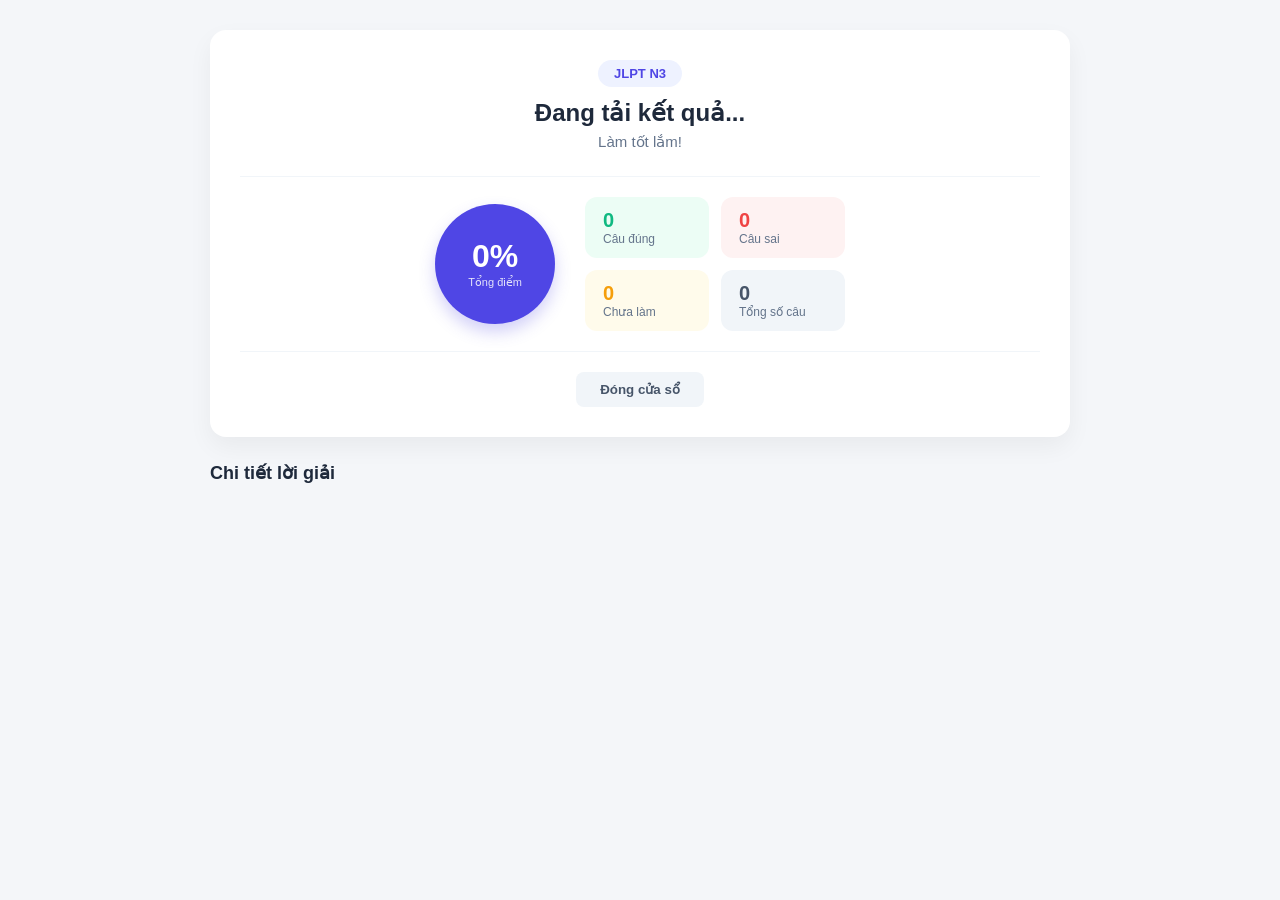
<file: result.html>
<!DOCTYPE html>
<html lang="vi">
<head>
  <meta charset="UTF-8">
  <meta name="viewport" content="width=device-width, initial-scale=1.0">
  <title>Kết Quả Bài Thi JLPT</title>
  
  <!-- Đường dẫn tới CSS -->
  <link rel="stylesheet" href="css/result.css">
</head>
<body class="result-body">
  <div class="result-container">
    
    <!-- HEADER KẾT QUẢ -->
    <header class="result-header">
      <span id="result-level" class="badge-level">JLPT N3</span>
      <h1 id="result-title" class="result-exam-title">Đang tải kết quả...</h1>
      <p id="result-heading" class="result-feedback">Làm tốt lắm!</p>

      <!-- KHU VỰC ĐIỂM SỐ & THỐNG KÊ -->
      <div class="score-board">
        <div class="score-circle-box">
          <div class="score-circle">
            <span id="result-score">0%</span>
            <small>Tổng điểm</small>
          </div>
        </div>

        <div class="stats-grid">
          <div class="stat-card correct">
            <div class="stat-value" id="stat-correct">0</div>
            <div class="stat-label">Câu đúng</div>
          </div>
          <div class="stat-card incorrect">
            <div class="stat-value" id="stat-incorrect">0</div>
            <div class="stat-label">Câu sai</div>
          </div>
          <div class="stat-card skipped">
            <div class="stat-value" id="stat-skipped">0</div>
            <div class="stat-label">Chưa làm</div>
          </div>
          <div class="stat-card total">
            <div class="stat-value" id="stat-total">0</div>
            <div class="stat-label">Tổng số câu</div>
          </div>
        </div>
      </div>

      <div class="action-bar">
        <button class="btn btn-secondary" onclick="window.close()">Đóng cửa sổ</button>
      </div>
    </header>

    <!-- DANH SÁCH CHI TIẾT TỪNG CÂU HOẢI -->
    <main class="result-detail-section">
      <h2 class="section-title">Chi tiết lời giải</h2>
      <div id="result-details" class="details-list"></div>
    </main>

  </div>

  <script src="js/result.js"></script>
</body>
</html>
</file>
<file: css/result.css>
/* js/result.css */
* {
  box-sizing: border-box;
}

body.result-body {
  background-color: #f4f6f9;
  font-family: -apple-system, BlinkMacSystemFont, "Segoe UI", Roboto, Helvetica, Arial, sans-serif;
  margin: 0;
  padding: 30px 15px;
  color: #2c3e50;
}

.result-container {
  max-width: 860px;
  margin: 0 auto;
}

.result-header {
  background: #ffffff;
  border-radius: 16px;
  padding: 30px;
  text-align: center;
  box-shadow: 0 10px 25px rgba(0, 0, 0, 0.05);
  margin-bottom: 25px;
}

.badge-level {
  display: inline-block;
  background: #eef2ff;
  color: #4f46e5;
  font-weight: 700;
  padding: 6px 16px;
  border-radius: 20px;
  font-size: 13px;
  text-transform: uppercase;
}

.result-exam-title {
  font-size: 24px;
  margin: 12px 0 6px 0;
  color: #1e293b;
}

.result-feedback {
  color: #64748b;
  font-size: 15px;
  margin-top: 0;
  margin-bottom: 25px;
}

/* KHU VỰC THỐNG KÊ ĐIỂM SỐ */
.score-board {
  display: flex;
  align-items: center;
  justify-content: center;
  gap: 30px;
  flex-wrap: wrap;
  padding: 20px 0;
  border-top: 1px solid #f1f5f9;
  border-bottom: 1px solid #f1f5f9;
}

.score-circle-box {
  flex-shrink: 0;
}

.score-circle {
  width: 120px;
  height: 120px;
  border-radius: 50%;
  background-color: #4f46e5;
  color: #ffffff;
  display: flex;
  flex-direction: column;
  align-items: center;
  justify-content: center;
  box-shadow: 0 8px 16px rgba(79, 70, 229, 0.25);
}

.score-circle #result-score {
  font-size: 32px;
  font-weight: 800;
  line-height: 1;
}

.score-circle small {
  font-size: 11px;
  opacity: 0.85;
  margin-top: 4px;
}

/* LƯỚI THỐNG KÊ 4 Ô */
.stats-grid {
  display: grid;
  grid-template-columns: repeat(2, 1fr);
  gap: 12px;
  min-width: 260px;
}

.stat-card {
  padding: 12px 18px;
  border-radius: 12px;
  text-align: left;
  background: #f8fafc;
}

.stat-card .stat-value {
  font-size: 20px;
  font-weight: 700;
}

.stat-card .stat-label {
  font-size: 12px;
  color: #64748b;
}

.stat-card.correct { background: #ecfdf5; }
.stat-card.correct .stat-value { color: #10b981; }

.stat-card.incorrect { background: #fef2f2; }
.stat-card.incorrect .stat-value { color: #ef4444; }

.stat-card.skipped { background: #fffbeb; }
.stat-card.skipped .stat-value { color: #f59e0b; }

.stat-card.total { background: #f1f5f9; }
.stat-card.total .stat-value { color: #475569; }

/* NÚT THAO TÁC */
.action-bar {
  margin-top: 20px;
}

.btn {
  padding: 10px 24px;
  border-radius: 8px;
  border: none;
  font-weight: 600;
  cursor: pointer;
  transition: all 0.2s;
}

.btn-secondary {
  background: #f1f5f9;
  color: #475569;
}

.btn-secondary:hover {
  background: #e2e8f0;
}

/* DANH SÁCH CÂU HOẢI CHI TIẾT */
.section-title {
  font-size: 18px;
  color: #1e293b;
  margin-bottom: 16px;
}

.result-card-item {
  background: #ffffff;
  border-radius: 12px;
  padding: 20px;
  margin-bottom: 16px;
  box-shadow: 0 2px 8px rgba(0, 0, 0, 0.04);
  border-left: 5px solid #cbd5e1;
}

.result-card-item.status-correct {
  border-left-color: #10b981;
}

.result-card-item.status-incorrect {
  border-left-color: #ef4444;
}

.result-card-header {
  display: flex;
  justify-content: space-between;
  align-items: center;
  margin-bottom: 10px;
}

.q-badge {
  font-size: 12px;
  font-weight: 700;
  padding: 3px 8px;
  border-radius: 4px;
}

.status-correct .q-badge { background: #d1fae5; color: #047857; }
.status-incorrect .q-badge { background: #fee2e2; color: #b91c1c; }

.q-text {
  font-size: 16px;
  font-weight: 600;
  color: #0f172a;
  margin-bottom: 15px;
  line-height: 1.5;
}

.answers-comparison {
  display: flex;
  flex-direction: column;
  gap: 8px;
  font-size: 14px;
  background: #f8fafc;
  padding: 12px 16px;
  border-radius: 8px;
}

.ans-row {
  display: flex;
  align-items: center;
  gap: 8px;
}

.ans-label {
  color: #64748b;
  min-width: 90px;
}

.ans-value {
  font-weight: 600;
}

.ans-value.text-correct { color: #10b981; }
.ans-value.text-incorrect { color: #ef4444; }

.explanation-box {
  margin-top: 12px;
  padding: 10px 14px;
  background: #f0f9ff;
  border-radius: 8px;
  font-size: 13px;
  color: #0369a1;
  line-height: 1.4;
}
</file>
